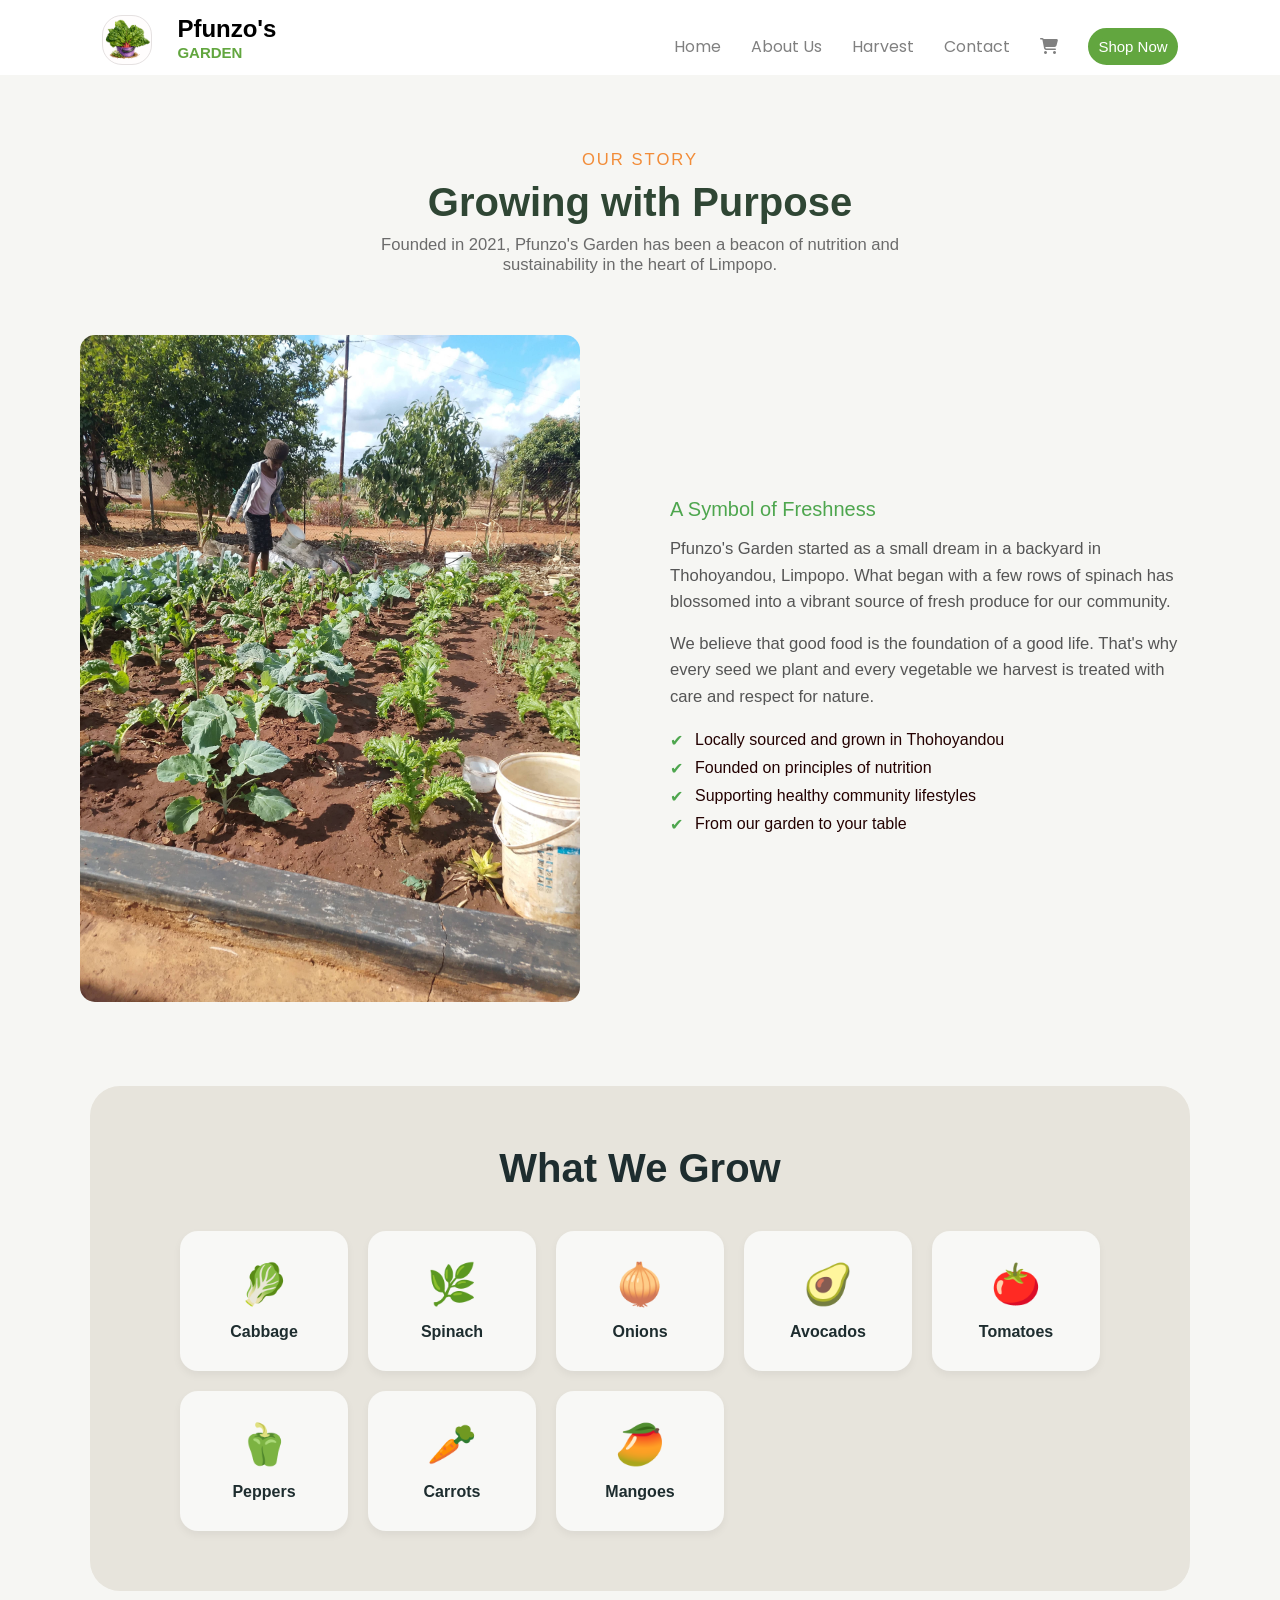
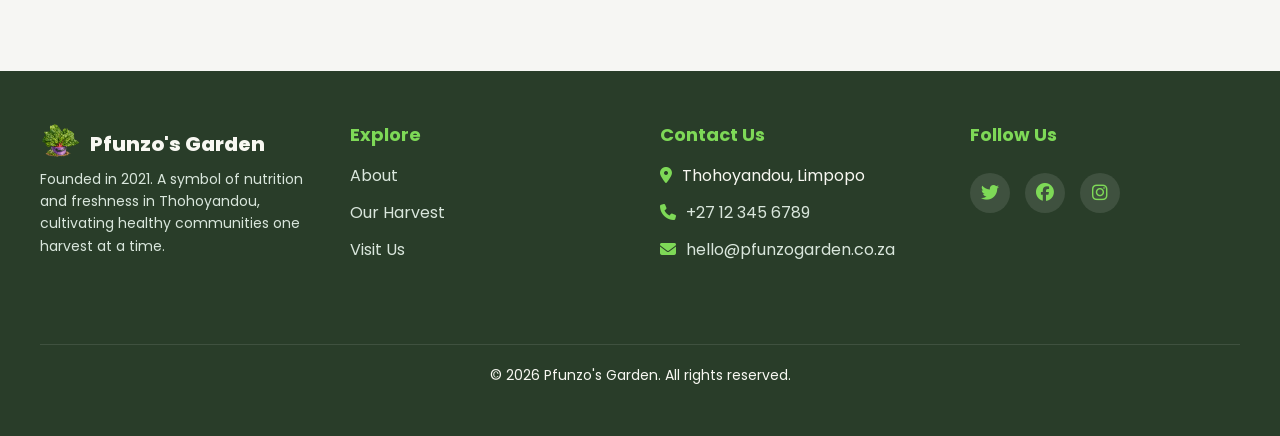
<file: about-us.html>
<!DOCTYPE html>
<html>

<head>
    <title>About Us | Pfunzo's Garden </title>
    <meta name="viewport" content="width=device-width, initial-scale=1.0">
    <link rel="stylesheet" href="css/navigation.css">
    <link rel="stylesheet" href="css/footer.css">
    <link rel="stylesheet" href="css/base.css">
    <link rel="stylesheet" href="css/about-us.css">
    <link href="https://fonts.googleapis.com/css2?family=Poppins:wght@400;500;600;700;800&display=swap" rel="stylesheet">
    <link  rel="stylesheet" href="https://cdnjs.cloudflare.com/ajax/libs/font-awesome/6.4.0/css/all.min.css"integrity="sha512‑…" crossorigin="anonymous" referrerpolicy="no-referrer"/>
</head>

<body>

<header>
    <div class="logo-area">
        <a href="index.html">
            <img src="assets/images/logo.png" 
                 alt="Pfunzo's Garden logo: fresh spinach leaves arranged in a purple bucket">
        </a>
        <h1>Pfunzo's <span>Garden</span></h1>
    </div>

    <nav id="menu">
       
        <ul id="nav-links">
            <li><a href="index.html" >Home</a></li>
            <li><a href="about-us.html">About Us</a></li>
            <li><a href="products.html">Harvest</a></li>
            <li><a href="contact-us.html">Contact</a></li>
            <li class="cart-icon">
                    <i class="fas fa-shopping-cart"></i>
            </li>
            <li>
                <a href="products.html">
                    <button class="btn">Shop Now</button>
                </a>
            </li>

            
        </ul>

        <div class="mobile-icons">

                <div class="mobile-cart">
                    <i class="fas fa-shopping-cart"></i>
                </div>

                 <div class="menu-toggle" id="hamburger"  onclick="toggleMenu()">
                    <i class="fas fa-bars" id="menu-icon"></i> <!-- hamburger icon -->
                </div>

         </div>
    </nav>
</header>

   

<main>


    <section class="story-section">

        <div class="story-header">
            <p class="story-tag">Our Story</p>
            <h2>Growing with Purpose</h2>
            <p class="story-intro">
                Founded in 2021, Pfunzo's Garden has been a beacon of nutrition and sustainability 
                in the heart of Limpopo.
            </p>
        </div>

        <div class="story-container">

            <!-- Image -->
            <div class="story-image">
                <img src="assets/images/farmer.jpg" alt="Farmer in garden">
            </div>

            <!-- Text -->
            <div class="story-text">
                <h3>A Symbol of Freshness</h3>

                <p>
                    Pfunzo's Garden started as a small dream in a backyard in Thohoyandou, Limpopo.
                    What began with a few rows of spinach has blossomed into a vibrant source of
                    fresh produce for our community.
                </p>

                <p>
                    We believe that good food is the foundation of a good life. That's why every
                    seed we plant and every vegetable we harvest is treated with care and respect
                    for nature.
                </p>

                <ul class="story-list">
                    <li>Locally sourced and grown in Thohoyandou</li>
                    <li>Founded on principles of nutrition</li>
                    <li>Supporting healthy community lifestyles</li>
                    <li>From our garden to your table</li>
                </ul>

            </div>

        </div>

 


        <div class="variety-container">
            <h2>What We Grow</h2>

            <div class="grid">
                <div class="card">
                <div class="icon">🥬</div>
                <h4>Cabbage</h4>
                </div>

                <div class="card">
                <div class="icon">🌿</div>
                <h4>Spinach</h4>
                </div>

                <div class="card">
                <div class="icon">🧅</div>
                <h4>Onions</h4>
                </div>

                <div class="card">
                <div class="icon">🥑</div>
                <h4>Avocados</h4>
                </div>

                <div class="card">
                <div class="icon">🍅</div>
                <h4>Tomatoes</h4>
                </div>

                <div class="card">
                <div class="icon">🫑</div>
                <h4>Peppers</h4>
                </div>

                <div class="card">
                <div class="icon">🥕</div>
                <h4>Carrots</h4>
                </div>

                <div class="card">
                <div class="icon">🥭</div>
                <h4>Mangoes</h4>
                </div>
            </div>
        </div>

    </section>
</main>

    <footer >
        <div id="footer-logo">
            <!-- row with logo and title -->
            <div class="logo-row">
                <a href="index.html"><img src="assets/images/logo.png" alt="Pfunzo's Garden logo: fresh spinach leaves in a purple bucket, representing organic farming and natural produce from Thohoyandou"></a>
                <h1>Pfunzo's Garden</h1>
            </div>
            <p>Founded in 2021. A symbol of nutrition and freshness in Thohoyandou, cultivating healthy communities one harvest at a time.</p>
            
        </div>

        <div id="footer-explore">
            <h2>Explore</h2>
            <ul>
            
                <li><a href="about-us.html">About </a></li>
                <li><a href="products.html">Our Harvest</a></li>
                <li><a href="contact-us.html">Visit Us</a></li>
            </ul>
        </div>

        <div id="footer-contact">
            <h2>Contact Us</h2>
            <ul>
            
                <li><i class="fas fa-map-marker-alt"></i>Thohoyandou, Limpopo</li>
                <li> <i class="fas fa-phone"></i><a href="tel:+27123456789"> +27 12 345 6789</a></li>
                <li><i class="fas fa-envelope"></i><a href="mailto:hello@pfunzogarden.co.za">hello@pfunzogarden.co.za</a></li>
            </ul>
        </div>

        <!--<div id="footer-social">
            <h2>Follow Us</h2>
            
            <p><a href="https://www.twitter.com/pfunzogarden" target="_blank"><i class="fab fa-twitter"></i></a></p>
            <p> <a href="https://www.facebook.com/pfunzogarden" target="_blank">  <i class="fab fa-facebook"></i> </a></p>
            <p><a href="https://www.instagram.com/pfunzogarden" target="_blank"><i class="fab fa-instagram"></i> </a></p>
            
        </div>-->
        <div id="footer-social">
            <h2>Follow Us</h2>
            
            <div class="social-icons">  
                 <a href="https://www.twitter.com/pfunzogarden" target="_blank"><i class="fab fa-twitter"></i></a>
                <a href="https://www.facebook.com/pfunzogarden" target="_blank">  <i class="fab fa-facebook"></i></a>
                <a href="https://www.instagram.com/pfunzogarden" target="_blank"><i class="fab fa-instagram"></i> </a>
            
            </div>
           
        </div>

  
        
        
    </footer>
    <script src="scripts/navigation.js"></script>
</body>
</html>
</file>
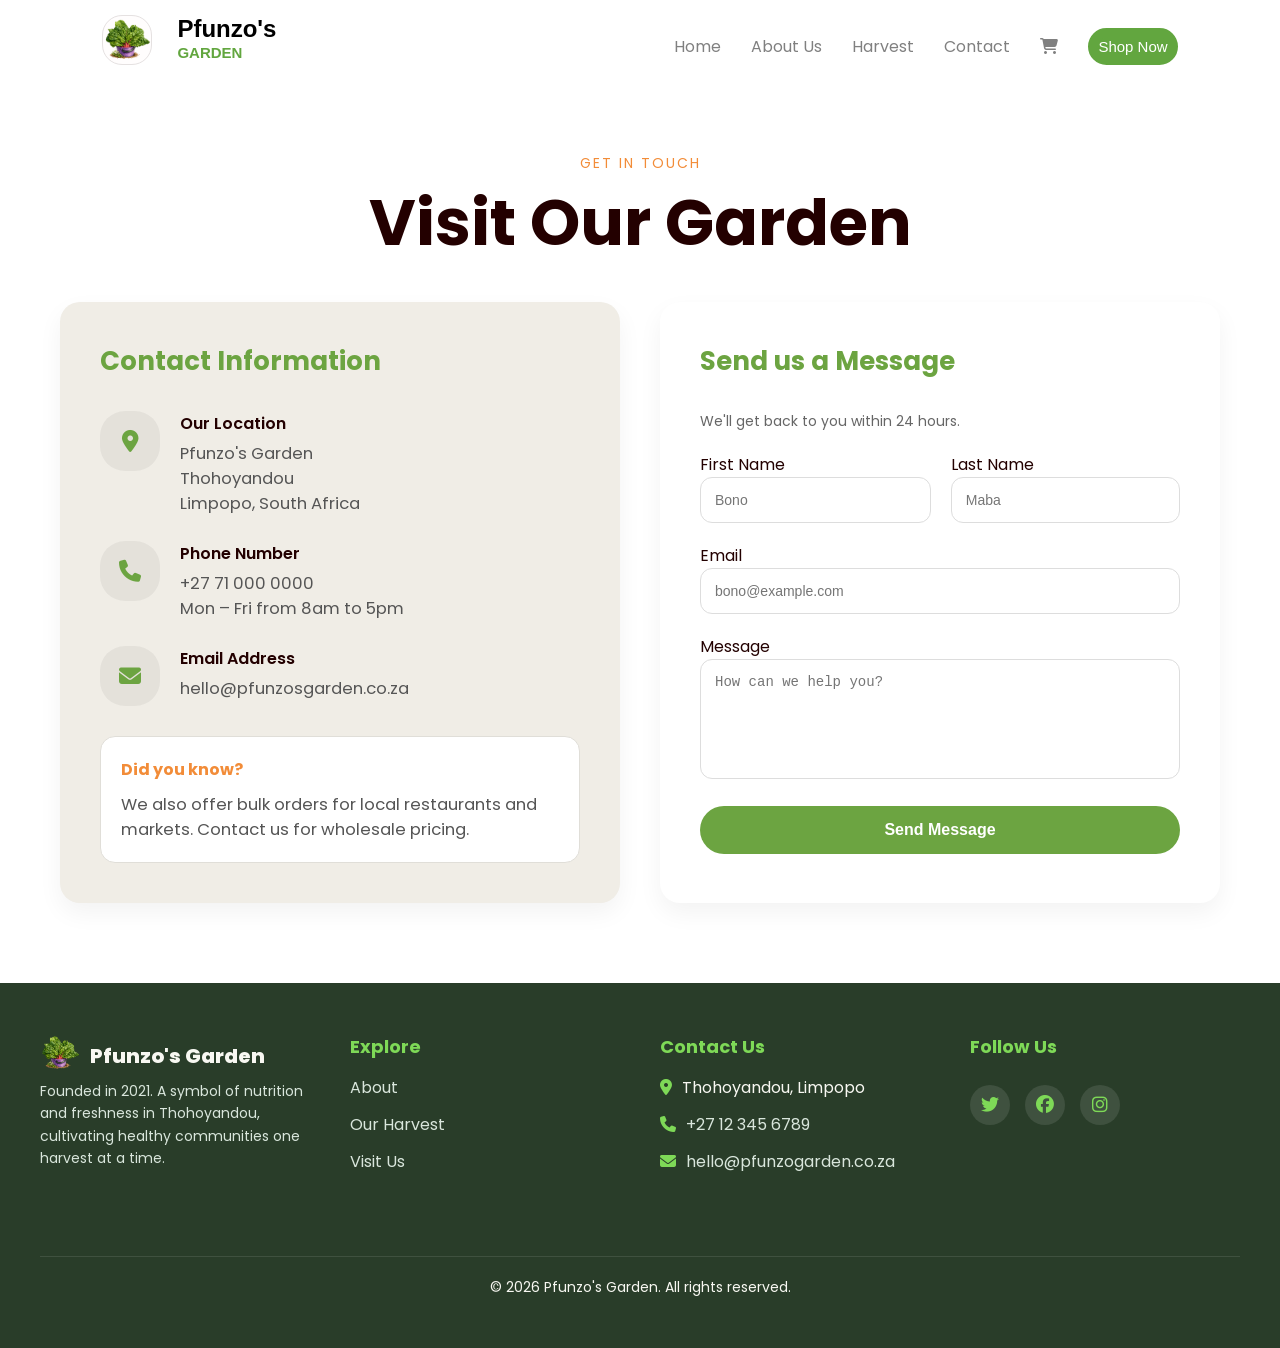
<file: contact-us.html>
<!DOCTYPE html>
<html>

<head>
    <title>Contact Us | Pfunzo's Garden </title>
    <meta name="viewport" content="width=device-width, initial-scale=1.0">
    <link rel="stylesheet" href="css/navigation.css">
    <link rel="stylesheet" href="css/footer.css">
    <link rel="stylesheet" href="css/base.css">
    <link rel="stylesheet" href="css/contact-us.css">
    <link href="https://fonts.googleapis.com/css2?family=Poppins:wght@400;500;600;700;800&display=swap" rel="stylesheet">
    <link  rel="stylesheet" href="https://cdnjs.cloudflare.com/ajax/libs/font-awesome/6.4.0/css/all.min.css"integrity="sha512‑…" crossorigin="anonymous" referrerpolicy="no-referrer"/>
</head>

<body>


<header>
    <div class="logo-area">
        <a href="index.html">
            <img src="assets/images/logo.png" 
                 alt="Pfunzo's Garden logo: fresh spinach leaves arranged in a purple bucket">
        </a>
        <h1>Pfunzo's <span>Garden</span></h1>
    </div>

    <nav id="menu">
       
        <ul id="nav-links">
            <li><a href="index.html" >Home</a></li>
            <li><a href="about-us.html">About Us</a></li>
            <li><a href="products.html">Harvest</a></li>
            <li><a href="contact-us.html">Contact</a></li>
            <li class="cart-icon">
                    <i class="fas fa-shopping-cart"></i>
            </li>
            <li>
                <a href="products.html">
                    <button class="btn">Shop Now</button>
                </a>
            </li>

            
        </ul>

        <div class="mobile-icons">

                <div class="mobile-cart">
                    <i class="fas fa-shopping-cart"></i>
                </div>

                 <div class="menu-toggle" id="hamburger"  onclick="toggleMenu()">
                    <i class="fas fa-bars" id="menu-icon"></i> <!-- hamburger icon -->
                </div>

         </div>
    </nav>
</header>

   

   

<main>

    <!--Contact-->
    <section class="section">
        <div class="section-header">
            <span>GET IN TOUCH</span>
            <h1>Visit Our Garden</h1>
        </div>

        <div class="form-container">

            <!-- Left Card -->
            <div class="card left-card">
                <h2>Contact Information</h2>

                <div class="contact-item">
                    <div class="icon-box">
                        <i class="fas fa-map-marker-alt"></i>
                    </div>

                    <div>
                    <h4>Our Location</h4>
                    <p>Pfunzo's Garden<br>
                    Thohoyandou<br>
                    Limpopo, South Africa</p></div>
                </div>

                <div class="contact-item">
                    <div class="icon-box">
                        <i class="fas fa-phone"></i>
                    </div>

                    <div>
                        <h4>Phone Number</h4>
                        <p>+27 71 000 0000<br>
                        Mon – Fri from 8am to 5pm</p>
                    </div>
                    
                </div>

                <div class="contact-item">
                    <div class="icon-box">
                        <i class="fas fa-envelope"></i>
                    </div>
                    <div>
                        <h4>Email Address</h4>
                        <p>hello@pfunzosgarden.co.za</p>
                    </div>
                    
                </div>

                <div class="did-you-know">
                    <h4>Did you know?</h4>
                    <p>We also offer bulk orders for local restaurants and markets. Contact us for wholesale pricing.</p>
                </div>
            </div>

            <!-- Right Card -->
            <div class="card">
                <h2>Send us a Message</h2>
                <p style="margin-bottom:20px; font-size:14px; color:#666;">
                    We'll get back to you within 24 hours.
                </p>

                <form>
                    <div class="row">
                    <div class="form-group">
                        <label>First Name</label>
                        <input type="text" placeholder="Bono">
                    </div>

                    <div class="form-group">
                        <label>Last Name</label>
                        <input type="text" placeholder="Maba">
                    </div>
                    </div>

                    <div class="form-group">
                    <label>Email</label>
                    <input type="email" placeholder="bono@example.com">
                    </div>

                    <div class="form-group">
                    <label>Message</label>
                    <textarea placeholder="How can we help you?"></textarea>
                    </div>

                    <button type="submit">Send Message</button>
                </form>
            </div>

        </div>
        </section>
</main>



<footer >
        <div id="footer-logo">
            <!-- row with logo and title -->
            <div class="logo-row">
                <a href="index.html"><img src="assets/images/logo.png" alt="Pfunzo's Garden logo: fresh spinach leaves in a purple bucket, representing organic farming and natural produce from Thohoyandou"></a>
                <h1>Pfunzo's Garden</h1>
            </div>
            <p>Founded in 2021. A symbol of nutrition and freshness in Thohoyandou, cultivating healthy communities one harvest at a time.</p>
            
        </div>

        <div id="footer-explore">
            <h2>Explore</h2>
            <ul>
            
                <li><a href="about-us.html">About </a></li>
                <li><a href="product.html">Our Harvest</a></li>
                <li><a href="contact-us.html">Visit Us</a></li>
            </ul>
        </div>

        <div id="footer-contact">
            <h2>Contact Us</h2>
            <ul>
            
                <li><i class="fas fa-map-marker-alt"></i>Thohoyandou, Limpopo</li>
                <li> <i class="fas fa-phone"></i><a href="tel:+27123456789"> +27 12 345 6789</a></li>
                <li><i class="fas fa-envelope"></i><a href="mailto:hello@pfunzogarden.co.za">hello@pfunzogarden.co.za</a></li>
            </ul>
        </div>

        <div id="footer-social">
            <h2>Follow Us</h2>
            
            <div class="social-icons">  
                 <a href="https://www.twitter.com/pfunzogarden" target="_blank"><i class="fab fa-twitter"></i></a>
                <a href="https://www.facebook.com/pfunzogarden" target="_blank">  <i class="fab fa-facebook"></i></a>
                <a href="https://www.instagram.com/pfunzogarden" target="_blank"><i class="fab fa-instagram"></i> </a>
            
            </div>
           
        </div>

  
        
        
    </footer>
    <script src="scripts/navigation.js"></script>
</body>
</html>
</file>
<file: css/navigation.css>
header{
    position: fixed;
    top: 0;
    width: 100%;
    height: 75px;
    display: flex;
    background-color: white;
    /*padding: 0 160px;*/
    padding: 0 clamp(20px, 8vw, 160px);
    
    justify-content: space-between;
    margin:0;
    z-index: 1000; /* ensure header stays on top of other content */

    
}

.logo-area{
    display:flex;
    gap: 15px;
    padding-top: 15PX;
}

.logo-area img{
    height: 50px;
    width:auto;
    background-color: rgb(255, 253, 253);
    border: 1px solid rgb(229, 225, 225);
    border-radius: 20px;
    transition: transform 0.3s ease;
 
}


.logo-area img:hover {
    transform: scale(1.1);
}

.logo-area h1{
    font-family:'Franklin Gothic Medium', 'Arial Narrow', Arial, sans-serif;
    font-size:24px;
    text-align: left;
    color: black;
    padding-left: 10px;
}

.logo-area span{
    color: #62a63f;
    display:  block;
    padding-left: 0;
    font-size: 15px;
    text-transform: uppercase;
    
}

#menu{
    /*padding-bottom:20px;*/
    padding-top: 18px;
    display: flex;
    align-items: center;
    gap:0.5rem;
 
}

nav ul{
    display: flex;
    gap: 30px;
    list-style: none;
    align-items: center;

}

#menu ul li a{
    text-decoration: none;
    color:gray;
    text-align: center;
    /**/
    padding: 5px 0;
    
   
}

 #menu btn{
    display: inline-block;
    text-decoration: none;
    padding: 0.5rem 1rem;
}

#menu a{
   position: relative;
}


#menu .btn{
    background-color: #62a63f;
    color: white;
    border: 10px solid #62a63f;
    border-radius: 40px;
    font-size: 15px;
    cursor: pointer;
    /**/
   
}

.fa-shopping-cart{
    color: grey;

}

.fa-shopping-cart:hover{
    color: #4caf50;
}

#menu .btn:hover{
    background-color: #4caf50;
    border-color: #4caf50;
    color: white;
}

#menu ul li a:hover{
    color: #4caf50;
}



/* Hide menu toggle on desktop */
.mobile-icons {
    display: none;
    
}



/* ====================
   Mobile / Tablet
==================== */
@media screen and (max-width:768px){

.cart-icon{
    display: none;
}

.mobile-icons{
    display:block;
}

/* hide menu */
#menu ul{
    display:none;
    flex-direction:column;
    width:100%;
    background:white;
    position:absolute;
    top:70px;
    left:0;
    padding:20px;
}

/* show menu when active */
#menu ul.active{
    display:flex;
}

.mobile-icons{
    display:flex;
    align-items:center;
    gap:15px;
}

.mobile-cart{
    font-size:15px;
    cursor:pointer;
}
}
</file>
<file: css/footer.css>
footer{
    background: rgb(41, 61, 41);
    color: rgb(248, 248, 242);
    padding: 50px 40px;
    display: grid;
    grid-template-columns: repeat(4, 1fr);
    gap: 40px;
    /**/
}

/* Logo Row */
.logo-row{
    display: flex;
    align-items: center;
    gap: 10px;
}

.logo-row img{
    width: 40px;
}

.logo-row h1{
    font-size: 20px;
    margin: 0;
}

/* Footer headings */
footer h2{
    color: #7ed957;
    margin-bottom: 15px;
    font-size: 18px;
}

/* Text styling */
footer p{
    font-size: 14px;
    line-height: 1.6;
    color:#d9e6dc;
}


/* Links */
footer a{
    color: #d9e6dc;
    text-decoration: none;
}

footer a:hover{
    color: #9eb892;
}

/* Explore list */
#footer-explore ul{
    list-style: none;
    padding: 0;
    
}

#footer-explore li{
    margin-bottom: 12px;
    
}


#footer-contact ul {
    list-style: none; 
    padding: 0;       
    margin: 0;        
}

#footer-contact li {
    margin-bottom: 12px;
    display: flex;       
    align-items: center; 
    gap: 10px;           
}

/*
#footer-contact p{
    display:flex;
    align-items:center;
    gap:10px;
}*/

#footer-contact i{
    color:#7ed957;
    
}
/*
#footer-contact .fas{
    background-color: none;
}*/


/* Social links */

#footer-social{
    display:flex;
    flex-direction:column;
}

#footer-social .social-icons{
    display:flex;
    gap:15px;
    margin-top:10px;
}

.social-icons a{
    width:40px;
    height:40px;
    background:rgba(255,255,255,0.1);
    border-radius:50%;
    display:flex;
    align-items:center;
    justify-content:center;
    color:#7ed957;
    font-size:18px;
    transition:0.3s;
}

.social-icons a:hover{
    background:#ecf0ea;
    color:#1e3a2f;
}


footer::after{
    content: "© 2026 Pfunzo's Garden. All rights reserved.";
    grid-column:1 /-1;
    text-align: center;
    margin-top: 30px;
    padding-top: 20px;
    border-top: 1px solid rgba(255,255,255,0.1);
    font-size: 14px;
}


/* Responsive */

@media (max-width: 900px){

footer{
    grid-template-columns: repeat(2, 1fr);
    padding:40px 25px;
}

/* Logo row */

.logo-row{
display:flex;
align-items:center;
gap:12px;
margin-bottom:10px;
}

.logo-row img{
width:40px;
}

.logo-row h2{
color:#3a7d44;
font-size:22px;
margin:0;
}



.footer-brand p{
color:#5f6f65;
line-height:1.6;
}



footer h3{
margin-bottom:12px;
font-size:20px;
}



.footer-links ul{
list-style:none;
padding:0;
}

.footer-links li{
margin-bottom:10px;
}

.footer-links a{
text-decoration:none;
color:#5f6f65;
}

.footer-links a:hover{
color:#3a7d44;
}



.footer-contact p{
display:flex;
align-items:center;
gap:10px;
margin:10px 0;
color:#5f6f65;
}

.footer-contact i{
color:#3a7d44;
width:20px;
text-align:center;
}

}


@media (max-width:600px){

footer{
    grid-template-columns:1fr;
    text-align:left;
}

    .logo-row{
        justify-content:left;
    }

   .social-icons{
        justify-content:left;
    }

  

}
</file>
<file: css/base.css>
/* global reset styles */
* {
    margin: 0;
    padding: 0;
    box-sizing: border-box;
}

body {
    font-family: 'Poppins', sans-serif;
    color: #230000;
    overflow-x: hidden;
  
}


main{
    padding-top: 70px;;
    padding-left: 0px;
    
}

/* Base Typography */
/*
body{
font-family:'Poppins', sans-serif;
line-height:1.6;
color:#333;
}*/

h1{
font-size:clamp(32px, 5vw, 65px);
font-weight:800;
line-height:1.2;
}

h2{
font-size:clamp(20px, 3.5vw, 40px);
font-weight:700;
}

h3{
font-size:clamp(16px, 2.5vw, 20px);
font-weight:100;/*600*/
}

p{
font-size:clamp(15px, 1.3vw, 18px);
color:#555;
}
</file>
<file: css/about-us.css>
/* About us story*/
.story-section{
    padding:80px 80px;
    background:#f6f6f3;
    font-family: Arial, sans-serif;
}

.story-header{
    text-align:center;
    margin-bottom:60px;
}

.story-tag{
    color:#f28c38;
    text-transform:uppercase;
    letter-spacing:2px;
    /*font-size:14px;*/
    
}

.story-header h2{
    /*font-size:42px;*/
    color:#2f4634;
    margin:10px 0;
}

.story-intro{
    max-width:600px;
    margin:auto;
    color:#6b6b6b;
}


.story-container{
    display:flex;
    gap:60px;
    align-items:center;
    justify-content: center;
}


.story-image img{
    width:100%;
    max-width:500px;
    border-radius:15px;
}


.story-text h3{
    color:#4ea64e;
   /* font-size:28px;*/
    margin-bottom:15px;
}

.story-text p{
    margin-bottom:15px;
    line-height:1.6;
    color:#555;
}

.story-image,
.story-text {
    flex: 1;
}

.story-list{
    list-style:none;
    padding:0;
    margin-top:20px;
}

.story-list li{
    margin-bottom:10px;
    padding-left:25px;
    position:relative;
}

.story-list li::before{
    content:"✔";
    color:#4ea64e;
    position:absolute;
    left:0;
}


.variety-container {
  background-color: #e7e4dc;
  padding: 60px 90px;
  border-radius: 30px;
  width: 100%;
  max-width: 1100px;
  margin: 80px auto 0 auto;  
}




.variety-container h2 {
  text-align: center;
  margin-bottom: 40px;
  color: #1e2d2f;
  /*font-size: 28px;*/
  font-weight: 700;
}
/*
.grid {
    display: grid;
    grid-template-columns: repeat(4, 1fr);
    gap: 30px;
  }*/

  .grid{
    display: grid;
    grid-template-columns: repeat(auto-fit, minmax(140px, 1fr));
    gap: 20px;
}

.card {
    background-color: #f8f8f6;
    border-radius: 18px;
    padding: 30px 20px;
    text-align: center;
    box-shadow: 0 4px 8px rgba(0,0,0,0.05);
    transition: 0.3s ease;
  }

.card:hover {
    transform: translateY(-5px);
  }

.icon {
    font-size: 40px;
    margin-bottom: 15px;
  }

.card h4 {
    font-size: 16px;
    color: #1e2d2f;
    font-weight: 600;
  }

  


/* Responsive */
@media(max-width:900px){

  .story-container{
      flex-direction:column;
      text-align:center;
  }

  .story-text{
      max-width:600px;
      text-align: left;
  }

 /* .story-intro p{
    font-size: 20px;

  }
*/
  .story-text h3{
    text-align: center;
  }

  /*.grid {
        grid-template-columns: repeat(3, 1fr);
        gap: 15px
      }*/

 

}


@media (max-width: 500px) {

  .story-section{
    padding: 30px;
  }

  .variety-container{
      padding: 30px 20px;
      border-radius: 20px;
      margin: 60px auto;
  }


}
</file>
<file: css/contact-us.css>
.section {
  max-width: 1200px;
  margin: 60px auto;
  padding: 20px;
  /**/
}

.section-header {
  text-align: center;
  margin-bottom: 40px;
  
}

.section-header span {
  color: #f28c38;
  font-size: 14px;
  letter-spacing: 2px;
}

.section-header h1 {
  /*font-size: 42px;*/
  font-weight: 700;
  margin-top: 10px;
}

.form-container {
  display: flex;
  gap: 40px;
  flex-wrap: wrap;
}

.card {
  background: #ffffff;
  border-radius: 20px;
  padding: 40px;
  flex: 1;
  min-width: 320px;
  box-shadow: 0 10px 25px rgba(0,0,0,0.05);
}

.left-card {
  background: #f0ede6;
}

.card h2 {
  margin-bottom: 30px;
  font-size: 26px;
  color: #6ca441
}

.contact-item {
  margin-bottom: 25px;
}

.contact-item h4 {
  font-weight: 600;
  margin-bottom: 5px;
}

.contact-item p {
 /* font-size: 14px;*/
  color: #555;
}

.contact-item{
  display: flex;
  align-items: flex-start;
  gap: 20px;
}

.icon-box{
  width: 60px;
  height: 60px;
  background: #f5f5f5;
  background-color: rgba(0,0,0,0.05);
  border-radius: 25px;
  display: flex;
  align-items: center;
  justify-content: center;
}

.icon-box i{
  color: #6ca441;
  font-size: 22px;
}


.did-you-know {
  background: #fff;
  padding: 20px;
  border-radius: 15px;
  margin-top: 30px;
  border: 1px solid #e0ded8;
}

.did-you-know h4 {
  color: #f28c38;
  margin-bottom: 10px;
}

/* FORM */
.form-group {
  margin-bottom: 20px;
}

.row {
  display: flex;
  gap: 20px;
}

input, textarea {
  width: 100%;
  padding: 14px;
  border-radius: 12px;
  border: 1px solid #ddd;
  font-size: 14px;
  outline: none;
  transition: 0.3s;
}

input:focus, textarea:focus {
  border-color: #6ca441;
}

textarea {
  resize: none;
  height: 120px;
}

.form-container button:hover {
  background: #65b12f;
}

.form-container button {
  width: 100%;
  padding: 15px;
  border-radius: 30px;
  border: none;
  background: #6ca441;
  color: white;
  font-weight: 600;
  font-size: 16px;
  cursor: pointer;
  transition: 0.3s;
}

/* Responsive */
@media (max-width: 768px) {
  .row {
    flex-direction: column;
  }

  .form-container {
    display:block;
    gap: 40px;
  
}

  .card{
    margin: 10px 30px
  }
/*
  .contact-item{
    align-items:  flex-start;
  }*/

  .icon-box{
    width: 45px;
    height: 45px;
  }
}

@media (max-width: 480px) {

  .section{
    padding: 0;
  }

  .card{
    margin: 10px 0;
    padding: 40px 10px;
    
  }
  

}
</file>
